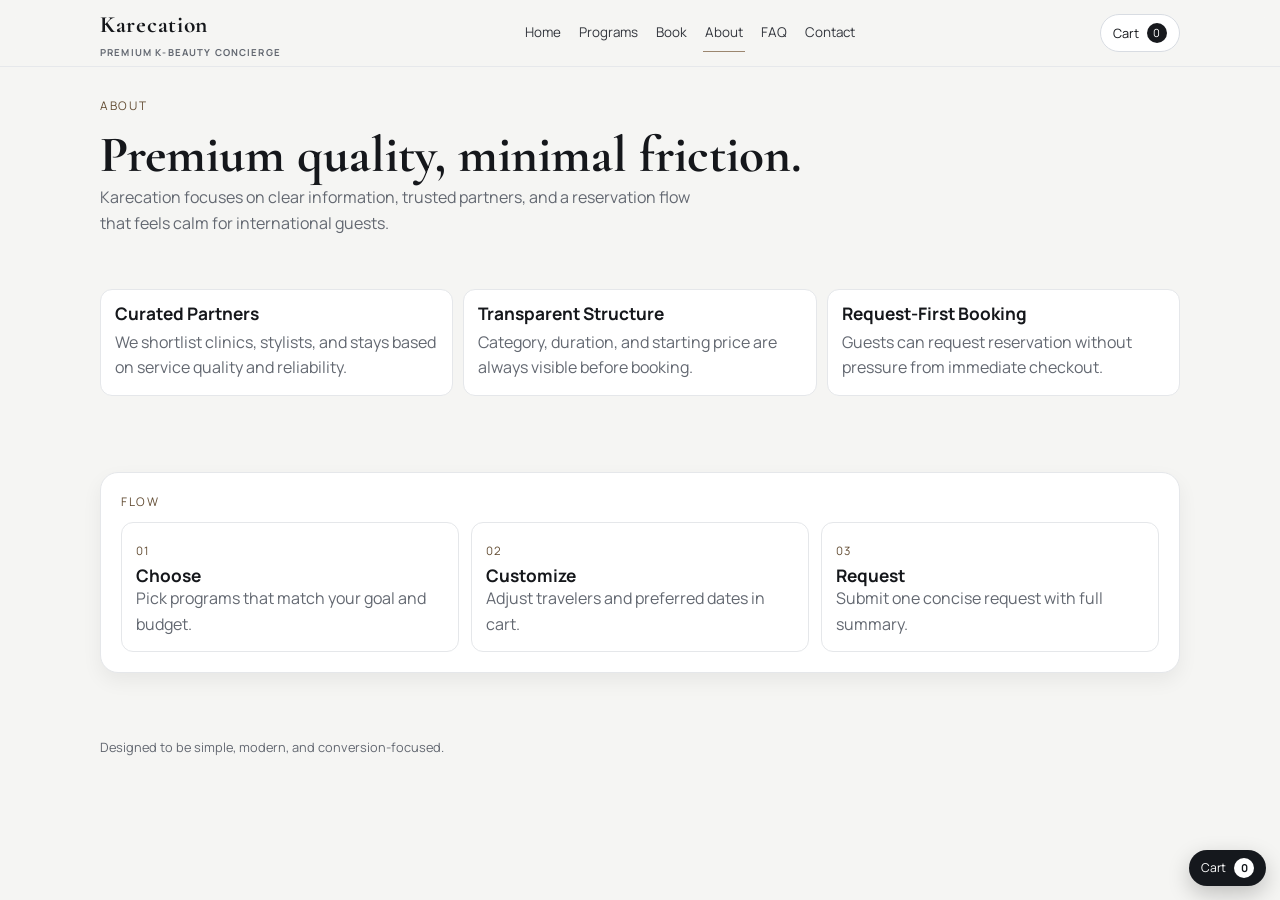
<file: about.html>
﻿<!DOCTYPE html>
<html lang="en">
<head>
  <meta charset="UTF-8">
  <meta name="viewport" content="width=device-width, initial-scale=1.0, viewport-fit=cover">
  <title>About | Karecation</title>
  <meta name="description" content="How Karecation curates premium K-beauty partners and booking flow.">
  <link rel="stylesheet" href="style.css">
  <script src="script.js" defer></script>
</head>
<body data-page="about">
  <header class="site-header">
    <div class="container nav-row">
      <a class="brand" href="index.html">Karecation<small>Premium K-Beauty Concierge</small></a>
      <nav class="main-nav" aria-label="Main">
        <a data-page="home" href="index.html">Home</a>
        <a data-page="programs" href="programs.html">Programs</a>
        <a data-page="booking" href="booking.html">Book</a>
        <a data-page="about" href="about.html">About</a>
        <a data-page="faq" href="faq.html">FAQ</a>
        <a data-page="contact" href="contact.html">Contact</a>
      </nav>
      <a class="cart-entry" href="cart.html">Cart <span class="cart-count" data-cart-count>0</span></a>
    </div>
  </header>

  <main>
    <section class="page-hero">
      <div class="container">
        <p class="eyebrow">About</p>
        <h1>Premium quality, minimal friction.</h1>
        <p class="lead">Karecation focuses on clear information, trusted partners, and a reservation flow that feels calm for international guests.</p>
      </div>
    </section>

    <section class="section-sm">
      <div class="container info-grid">
        <article class="info-card"><h3>Curated Partners</h3><p class="muted" style="margin-top:6px;">We shortlist clinics, stylists, and stays based on service quality and reliability.</p></article>
        <article class="info-card"><h3>Transparent Structure</h3><p class="muted" style="margin-top:6px;">Category, duration, and starting price are always visible before booking.</p></article>
        <article class="info-card"><h3>Request-First Booking</h3><p class="muted" style="margin-top:6px;">Guests can request reservation without pressure from immediate checkout.</p></article>
      </div>
    </section>

    <section class="section-sm">
      <div class="container card card-inner">
        <p class="eyebrow">Flow</p>
        <div class="step-grid">
          <article class="step"><span class="step-index">01</span><h3>Choose</h3><p class="muted">Pick programs that match your goal and budget.</p></article>
          <article class="step"><span class="step-index">02</span><h3>Customize</h3><p class="muted">Adjust travelers and preferred dates in cart.</p></article>
          <article class="step"><span class="step-index">03</span><h3>Request</h3><p class="muted">Submit one concise request with full summary.</p></article>
        </div>
      </div>
    </section>
  </main>

  <footer class="site-footer">
    <div class="container">Designed to be simple, modern, and conversion-focused.</div>
  </footer>

  <a class="floating-cart" href="cart.html">Cart <strong data-cart-count>0</strong></a>
  <div class="container"><p id="globalFlash" class="status-message"></p></div>
</body>
</html>
</file>
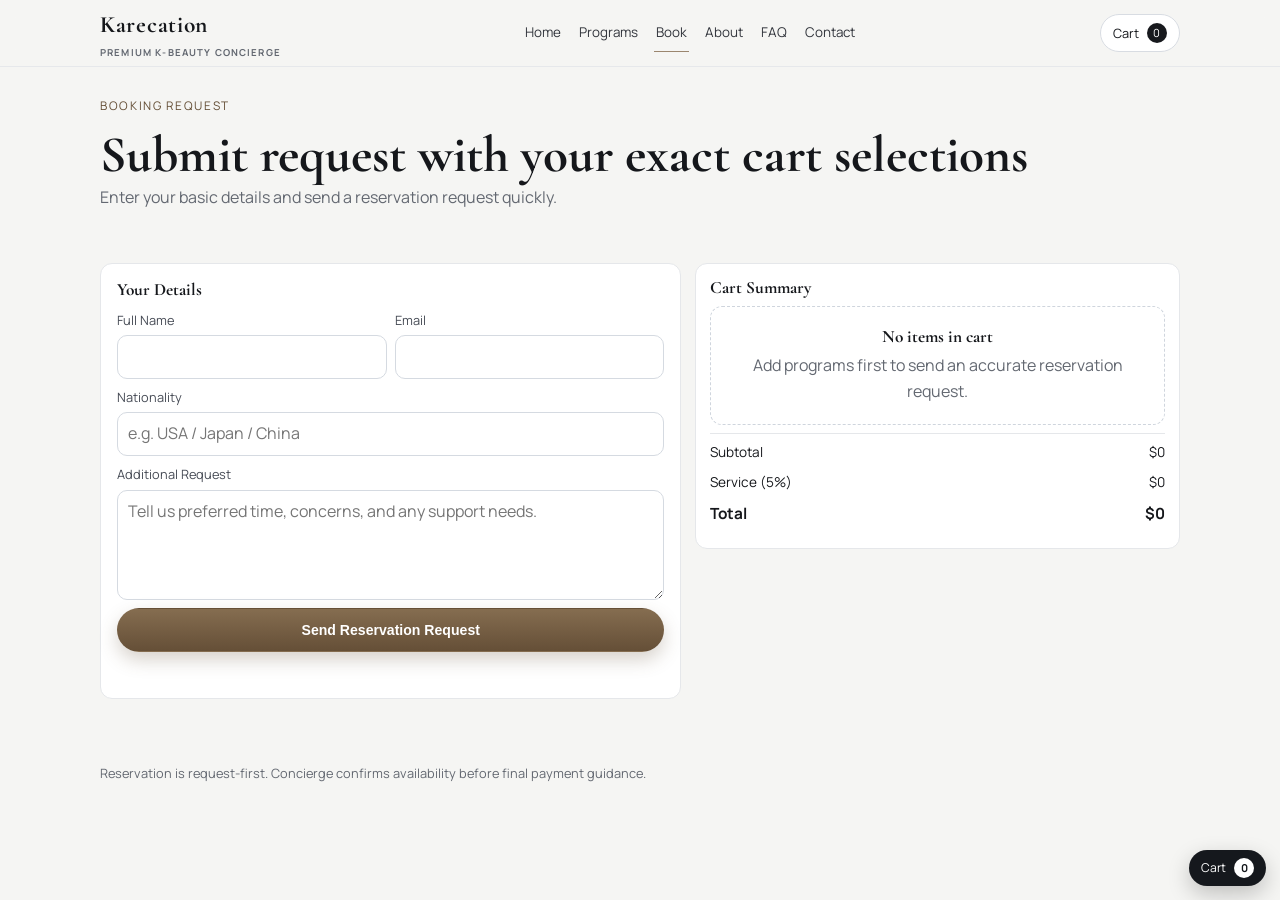
<file: booking.html>
﻿<!DOCTYPE html>
<html lang="en">
<head>
  <meta charset="UTF-8">
  <meta name="viewport" content="width=device-width, initial-scale=1.0, viewport-fit=cover">
  <title>Booking Request | Karecation</title>
  <meta name="description" content="Send reservation request with full name, email, nationality, and additional request.">
  <link rel="stylesheet" href="style.css">
  <script src="script.js" defer></script>
</head>
<body data-page="booking">
  <header class="site-header">
    <div class="container nav-row">
      <a class="brand" href="index.html">Karecation<small>Premium K-Beauty Concierge</small></a>
      <nav class="main-nav" aria-label="Main">
        <a data-page="home" href="index.html">Home</a>
        <a data-page="programs" href="programs.html">Programs</a>
        <a data-page="booking" href="booking.html">Book</a>
        <a data-page="about" href="about.html">About</a>
        <a data-page="faq" href="faq.html">FAQ</a>
        <a data-page="contact" href="contact.html">Contact</a>
      </nav>
      <a class="cart-entry" href="cart.html">Cart <span class="cart-count" data-cart-count>0</span></a>
    </div>
  </header>

  <main>
    <section class="page-hero">
      <div class="container">
        <p class="eyebrow">Booking Request</p>
        <h1>Submit request with your exact cart selections</h1>
        <p class="lead">Enter your basic details and send a reservation request quickly.</p>
      </div>
    </section>

    <section class="section-sm">
      <div class="container booking-grid">
        <article class="form-card">
          <h3 class="display" style="margin-bottom:10px;">Your Details</h3>
          <form id="bookingForm" style="display:grid; gap:8px;">
            <div class="field-grid">
              <label>
                Full Name
                <input id="fullName" name="name" type="text" required>
              </label>
              <label>
                Email
                <input id="email" name="email" type="email" required>
              </label>
            </div>

            <label>
              Nationality
              <input id="nationality" name="nationality" type="text" placeholder="e.g. USA / Japan / China" required>
            </label>

            <label>
              Additional Request
              <textarea id="requestNote" name="message" placeholder="Tell us preferred time, concerns, and any support needs."></textarea>
            </label>

            <button class="btn btn-primary" type="submit">Send Reservation Request</button>
            <p id="bookingStatus" class="status-message"></p>
          </form>
        </article>

        <aside class="summary-card">
          <h3 class="display" style="margin-bottom:8px;">Cart Summary</h3>
          <div id="bookingSummary" class="list-stack"></div>
          <hr style="border:none; border-top:1px solid var(--line); margin:8px 0;">
          <div class="total-row"><span>Subtotal</span><span id="bookingSubtotal">$0</span></div>
          <div class="total-row"><span>Service (5%)</span><span id="bookingService">$0</span></div>
          <div class="total-row"><strong>Total</strong><strong id="bookingTotal">$0</strong></div>
        </aside>
      </div>
    </section>
  </main>

  <footer class="site-footer">
    <div class="container">Reservation is request-first. Concierge confirms availability before final payment guidance.</div>
  </footer>

  <a class="floating-cart" href="cart.html">Cart <strong data-cart-count>0</strong></a>
  <div class="container"><p id="globalFlash" class="status-message"></p></div>
</body>
</html>
</file>
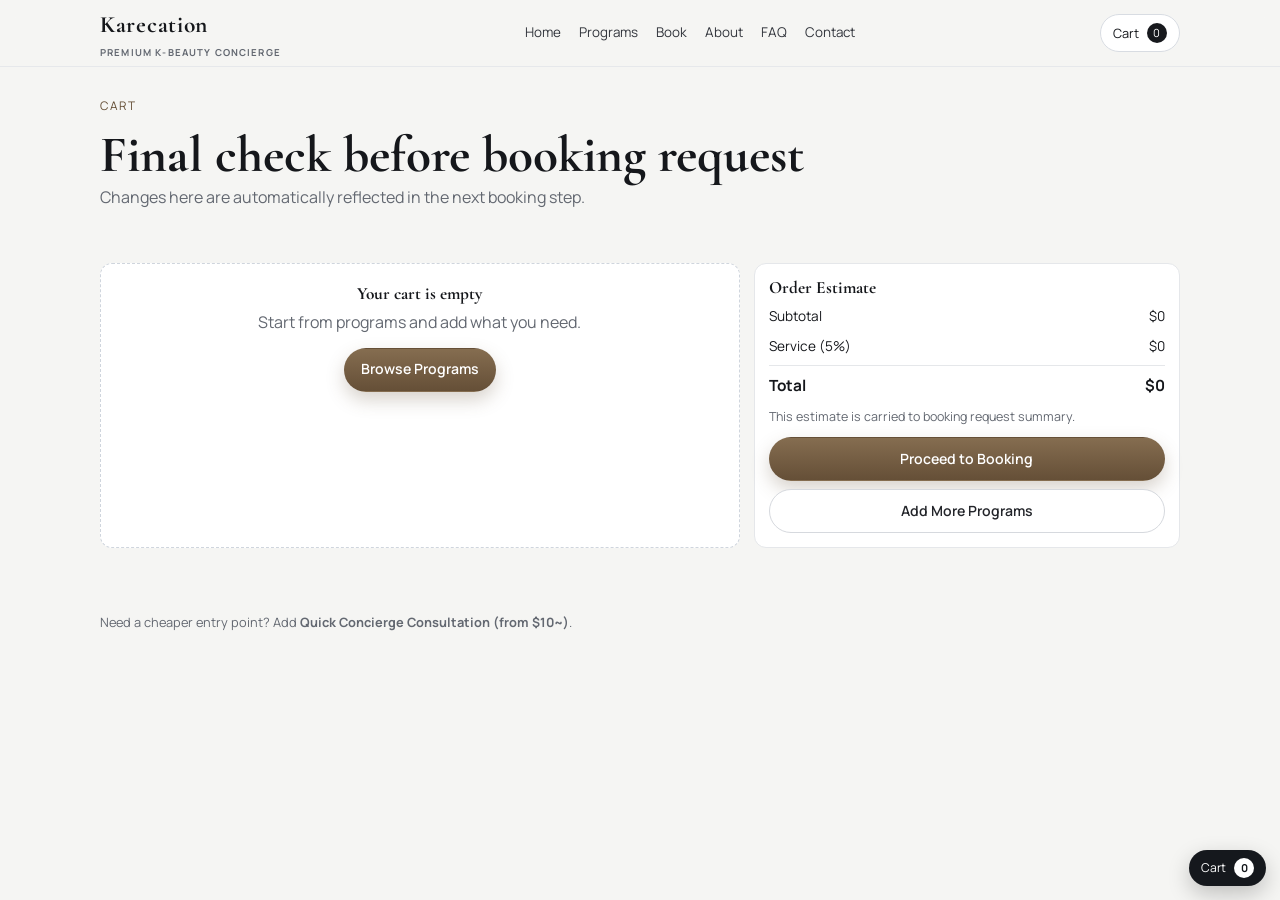
<file: cart.html>
﻿<!DOCTYPE html>
<html lang="en">
<head>
  <meta charset="UTF-8">
  <meta name="viewport" content="width=device-width, initial-scale=1.0, viewport-fit=cover">
  <title>Cart | Karecation</title>
  <meta name="description" content="Edit travelers and preferred date before booking request.">
  <link rel="stylesheet" href="style.css">
  <script src="script.js" defer></script>
</head>
<body data-page="cart">
  <header class="site-header">
    <div class="container nav-row">
      <a class="brand" href="index.html">Karecation<small>Premium K-Beauty Concierge</small></a>
      <nav class="main-nav" aria-label="Main">
        <a data-page="home" href="index.html">Home</a>
        <a data-page="programs" href="programs.html">Programs</a>
        <a data-page="booking" href="booking.html">Book</a>
        <a data-page="about" href="about.html">About</a>
        <a data-page="faq" href="faq.html">FAQ</a>
        <a data-page="contact" href="contact.html">Contact</a>
      </nav>
      <a class="cart-entry" href="cart.html">Cart <span class="cart-count" data-cart-count>0</span></a>
    </div>
  </header>

  <main>
    <section class="page-hero">
      <div class="container">
        <p class="eyebrow">Cart</p>
        <h1>Final check before booking request</h1>
        <p class="lead">Changes here are automatically reflected in the next booking step.</p>
      </div>
    </section>

    <section class="section-sm">
      <div class="container cart-layout">
        <div class="cart-items" id="cartItems"></div>

        <aside class="summary-card">
          <h3 class="display" style="margin-bottom:8px;">Order Estimate</h3>
          <div class="total-row"><span>Subtotal</span><span id="cartSubtotal">$0</span></div>
          <div class="total-row"><span>Service (5%)</span><span id="cartService">$0</span></div>
          <hr style="border:none; border-top:1px solid var(--line); margin:8px 0;">
          <div class="total-row"><strong>Total</strong><strong id="cartTotal">$0</strong></div>
          <p class="muted" style="font-size:.78rem; margin:8px 0 10px;">This estimate is carried to booking request summary.</p>
          <a class="btn btn-primary" style="width:100%;" href="booking.html">Proceed to Booking</a>
          <a class="btn btn-secondary" style="width:100%; margin-top:8px;" href="programs.html">Add More Programs</a>
        </aside>
      </div>
    </section>
  </main>

  <footer class="site-footer">
    <div class="container">Need a cheaper entry point? Add <strong>Quick Concierge Consultation (from $10~)</strong>.</div>
  </footer>

  <a class="floating-cart" href="cart.html">Cart <strong data-cart-count>0</strong></a>
  <div class="container"><p id="globalFlash" class="status-message"></p></div>
</body>
</html>
</file>
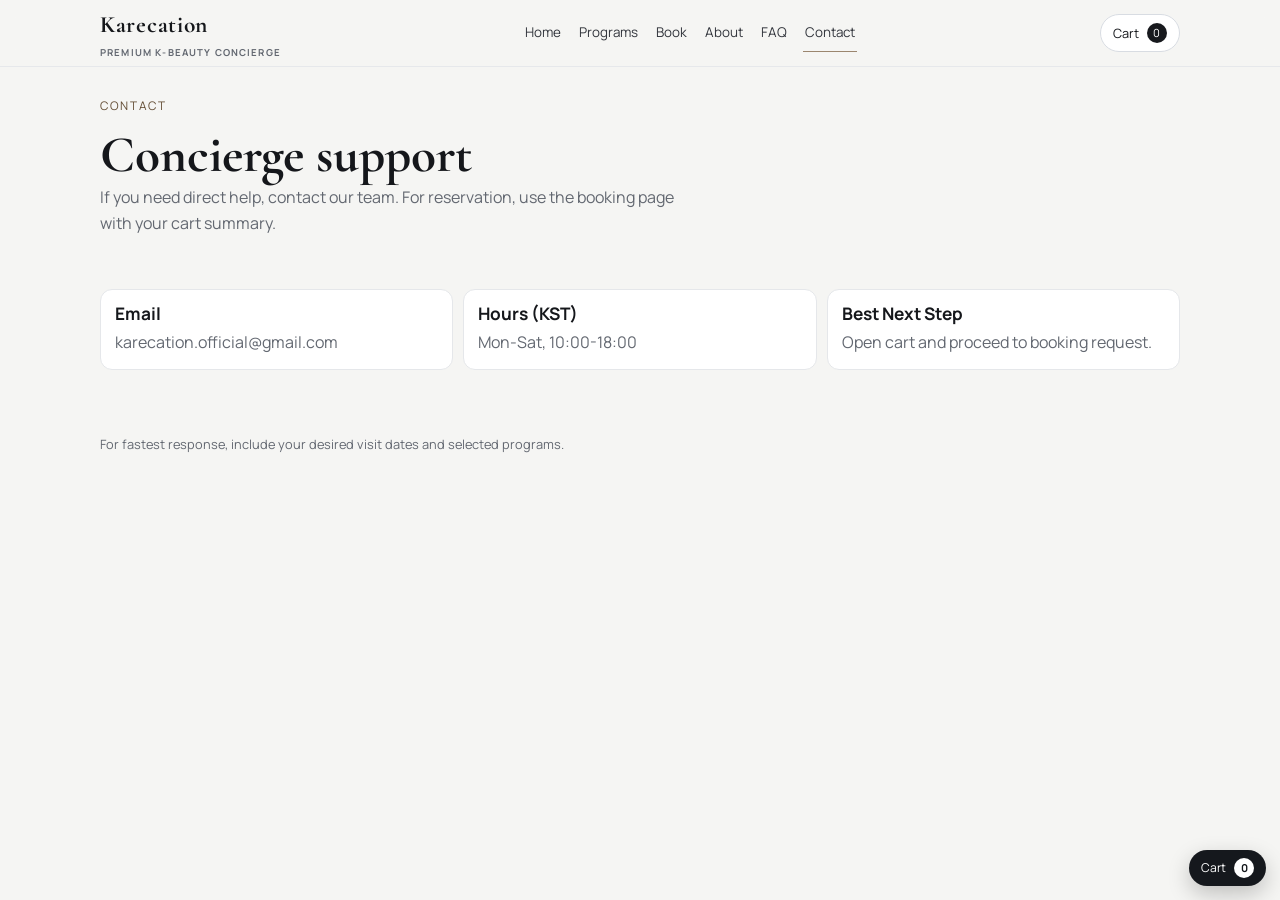
<file: contact.html>
﻿<!DOCTYPE html>
<html lang="en">
<head>
  <meta charset="UTF-8">
  <meta name="viewport" content="width=device-width, initial-scale=1.0, viewport-fit=cover">
  <title>Contact | Karecation</title>
  <meta name="description" content="Contact Karecation concierge support.">
  <link rel="stylesheet" href="style.css">
  <script src="script.js" defer></script>
</head>
<body data-page="contact">
  <header class="site-header">
    <div class="container nav-row">
      <a class="brand" href="index.html">Karecation<small>Premium K-Beauty Concierge</small></a>
      <nav class="main-nav" aria-label="Main">
        <a data-page="home" href="index.html">Home</a>
        <a data-page="programs" href="programs.html">Programs</a>
        <a data-page="booking" href="booking.html">Book</a>
        <a data-page="about" href="about.html">About</a>
        <a data-page="faq" href="faq.html">FAQ</a>
        <a data-page="contact" href="contact.html">Contact</a>
      </nav>
      <a class="cart-entry" href="cart.html">Cart <span class="cart-count" data-cart-count>0</span></a>
    </div>
  </header>

  <main>
    <section class="page-hero">
      <div class="container">
        <p class="eyebrow">Contact</p>
        <h1>Concierge support</h1>
        <p class="lead">If you need direct help, contact our team. For reservation, use the booking page with your cart summary.</p>
      </div>
    </section>

    <section class="section-sm">
      <div class="container info-grid">
        <article class="info-card"><h3>Email</h3><p class="muted" style="margin-top:6px;">karecation.official@gmail.com</p></article>
        <article class="info-card"><h3>Hours (KST)</h3><p class="muted" style="margin-top:6px;">Mon-Sat, 10:00-18:00</p></article>
        <article class="info-card"><h3>Best Next Step</h3><p class="muted" style="margin-top:6px;">Open cart and proceed to booking request.</p></article>
      </div>
    </section>
  </main>

  <footer class="site-footer">
    <div class="container">For fastest response, include your desired visit dates and selected programs.</div>
  </footer>

  <a class="floating-cart" href="cart.html">Cart <strong data-cart-count>0</strong></a>
  <div class="container"><p id="globalFlash" class="status-message"></p></div>
</body>
</html>
</file>
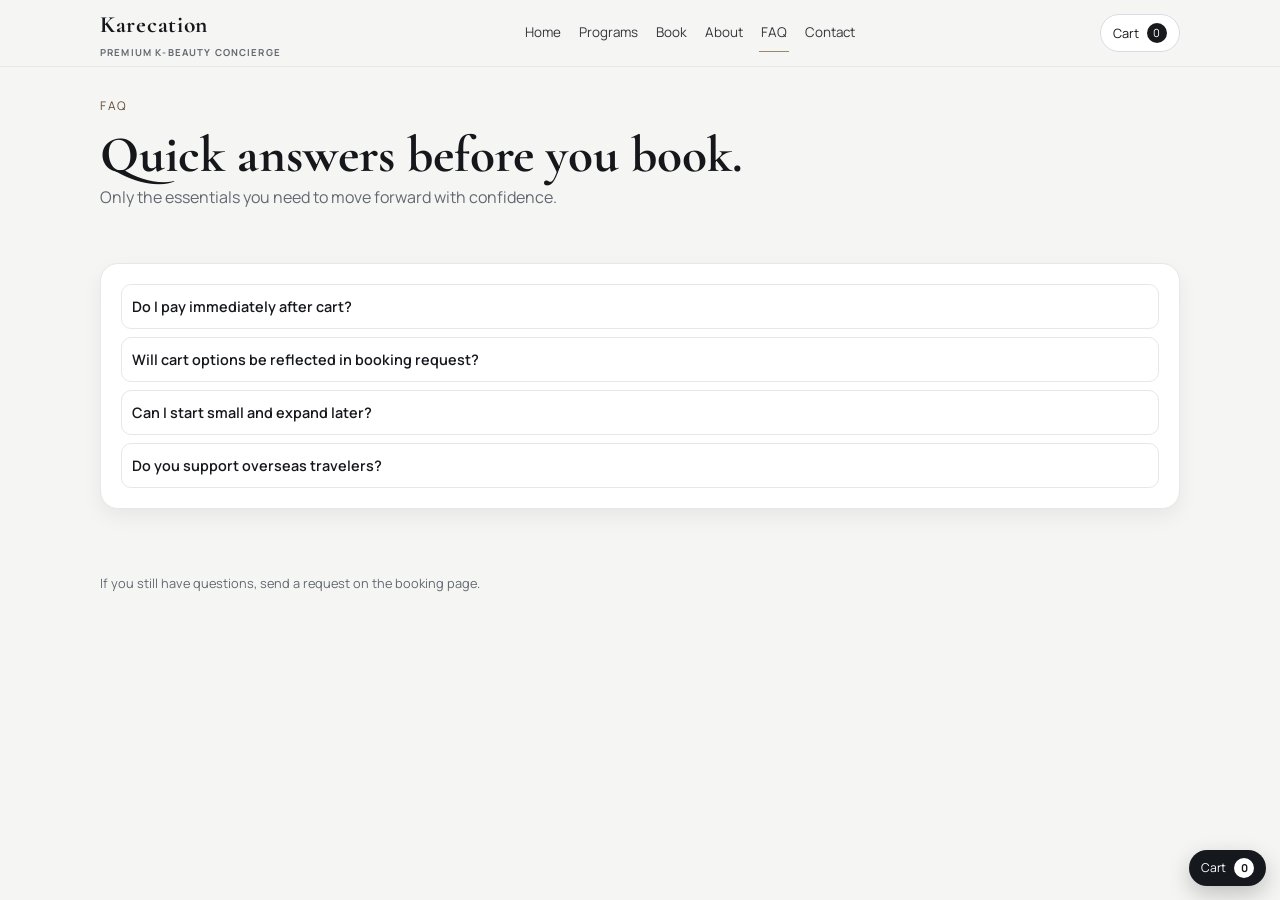
<file: faq.html>
﻿<!DOCTYPE html>
<html lang="en">
<head>
  <meta charset="UTF-8">
  <meta name="viewport" content="width=device-width, initial-scale=1.0, viewport-fit=cover">
  <title>FAQ | Karecation</title>
  <meta name="description" content="Simple answers to common booking questions.">
  <link rel="stylesheet" href="style.css">
  <script src="script.js" defer></script>
</head>
<body data-page="faq">
  <header class="site-header">
    <div class="container nav-row">
      <a class="brand" href="index.html">Karecation<small>Premium K-Beauty Concierge</small></a>
      <nav class="main-nav" aria-label="Main">
        <a data-page="home" href="index.html">Home</a>
        <a data-page="programs" href="programs.html">Programs</a>
        <a data-page="booking" href="booking.html">Book</a>
        <a data-page="about" href="about.html">About</a>
        <a data-page="faq" href="faq.html">FAQ</a>
        <a data-page="contact" href="contact.html">Contact</a>
      </nav>
      <a class="cart-entry" href="cart.html">Cart <span class="cart-count" data-cart-count>0</span></a>
    </div>
  </header>

  <main>
    <section class="page-hero">
      <div class="container">
        <p class="eyebrow">FAQ</p>
        <h1>Quick answers before you book.</h1>
        <p class="lead">Only the essentials you need to move forward with confidence.</p>
      </div>
    </section>

    <section class="section-sm">
      <div class="container card card-inner">
        <div class="faq-list" id="faqList"></div>
      </div>
    </section>
  </main>

  <footer class="site-footer">
    <div class="container">If you still have questions, send a request on the booking page.</div>
  </footer>

  <a class="floating-cart" href="cart.html">Cart <strong data-cart-count>0</strong></a>
  <div class="container"><p id="globalFlash" class="status-message"></p></div>
</body>
</html>
</file>
<file: style.css>
﻿
@import url("https://fonts.googleapis.com/css2?family=Cormorant+Garamond:wght@600;700&family=Manrope:wght@400;500;600;700&display=swap");

:root {
  --bg: #f5f5f3;
  --surface: #ffffff;
  --surface-soft: #fbfbfa;
  --text: #15171b;
  --muted: #636871;
  --line: #e5e7ea;
  --accent: #7f684b;
  --accent-strong: #634d34;
  --success: #2f6a52;
  --danger: #9d4545;
  --radius-lg: 18px;
  --radius-md: 12px;
  --radius-sm: 9px;
  --shadow-sm: 0 8px 20px rgba(18, 20, 24, 0.06);
  --max: 1080px;
}

*,
*::before,
*::after {
  box-sizing: border-box;
}

html,
body {
  margin: 0;
  padding: 0;
}

html {
  -webkit-text-size-adjust: 100%;
  text-size-adjust: 100%;
}

body {
  font-family: "Manrope", "Segoe UI", sans-serif;
  background: var(--bg);
  color: var(--text);
  line-height: 1.6;
  overflow-x: hidden;
}

a {
  color: inherit;
  text-decoration: none;
  overflow-wrap: anywhere;
}

img {
  display: block;
  width: 100%;
  max-width: 100%;
  height: auto;
}

.container {
  width: min(var(--max), calc(100% - 32px));
  margin: 0 auto;
  min-width: 0;
}

.section {
  padding: 56px 0;
}

.section-sm {
  padding: 38px 0;
}

.eyebrow {
  margin: 0 0 10px;
  font-size: 0.74rem;
  letter-spacing: 0.14em;
  text-transform: uppercase;
  color: var(--accent-strong);
}

h1,
h2,
h3,
h4 {
  margin: 0;
  line-height: 1.16;
  overflow-wrap: anywhere;
}

.display,
h1,
h2 {
  font-family: "Cormorant Garamond", Georgia, serif;
}

h1 {
  font-size: clamp(2rem, 4vw, 3.3rem);
}

h2 {
  font-size: clamp(1.6rem, 2.9vw, 2.4rem);
}

h3 {
  font-size: 1.08rem;
}

p {
  margin: 0;
  overflow-wrap: anywhere;
}

.lead {
  color: var(--muted);
  max-width: 60ch;
}

.muted {
  color: var(--muted);
}

.card {
  background: var(--surface);
  border: 1px solid var(--line);
  border-radius: var(--radius-lg);
  box-shadow: var(--shadow-sm);
}

.card-inner {
  padding: 20px;
}

.btn {
  display: inline-flex;
  align-items: center;
  justify-content: center;
  min-height: 44px;
  padding: 0 16px;
  border-radius: 999px;
  border: 1px solid transparent;
  font-size: 0.88rem;
  font-weight: 600;
  cursor: pointer;
  transition: transform 0.18s ease, box-shadow 0.18s ease, background-color 0.18s ease;
  touch-action: manipulation;
  -webkit-tap-highlight-color: transparent;
}

.btn:hover {
  transform: translateY(-1px);
}

.btn:disabled {
  opacity: 0.45;
  cursor: not-allowed;
  transform: none;
  box-shadow: none;
}

.btn-primary {
  color: #fff;
  background: linear-gradient(180deg, #856d50, #654f37);
  box-shadow: 0 8px 18px rgba(101, 79, 55, 0.25);
}

.btn-secondary {
  background: #fff;
  border-color: #d6d9de;
  color: #23252a;
}

.btn-ghost {
  background: transparent;
  border-color: #cfd4da;
  color: #424750;
}

.site-header {
  position: sticky;
  top: 0;
  padding-top: env(safe-area-inset-top);
  z-index: 60;
  border-bottom: 1px solid #e6e8eb;
  background: rgba(245, 245, 243, 0.9);
  -webkit-backdrop-filter: blur(10px);
  backdrop-filter: blur(10px);
}

.nav-row {
  min-height: 66px;
  display: flex;
  align-items: center;
  justify-content: space-between;
  gap: 16px;
}

.brand {
  font-family: "Cormorant Garamond", Georgia, serif;
  font-size: 1.46rem;
  font-weight: 700;
  letter-spacing: 0.03em;
}

.brand small {
  display: block;
  margin-top: 1px;
  font-family: "Manrope", sans-serif;
  font-size: 0.6rem;
  letter-spacing: 0.12em;
  text-transform: uppercase;
  color: var(--muted);
}

.main-nav {
  display: flex;
  align-items: center;
  gap: 14px;
  flex-wrap: wrap;
  min-width: 0;
}

.main-nav a {
  font-size: 0.84rem;
  color: #33363d;
  border-bottom: 1px solid transparent;
  padding: 8px 2px;
  white-space: nowrap;
}

.main-nav a:hover,
.main-nav a.active {
  border-color: #9b866f;
}

.cart-entry {
  display: inline-flex;
  align-items: center;
  gap: 8px;
  border: 1px solid #d8dce2;
  border-radius: 999px;
  padding: 8px 12px;
  background: #fff;
  font-size: 0.8rem;
}

.cart-count {
  min-width: 20px;
  height: 20px;
  border-radius: 999px;
  display: inline-flex;
  align-items: center;
  justify-content: center;
  background: #17191d;
  color: #fff;
  font-size: 0.7rem;
}

.page-hero {
  padding: 30px 0 14px;
}

.hero {
  display: grid;
  grid-template-columns: minmax(0, 1.08fr) minmax(300px, 0.92fr);
  gap: 18px;
  align-items: stretch;
}

.hero-copy {
  padding: 24px;
}

.hero-copy h1 {
  margin-bottom: 10px;
}

.hero-copy .lead {
  margin-bottom: 18px;
}

.hero-media {
  border-radius: var(--radius-lg);
  overflow: hidden;
  min-height: 300px;
  border: 1px solid var(--line);
}

.hero-media img {
  height: 100%;
  object-fit: cover;
}

.stat-row {
  display: grid;
  grid-template-columns: repeat(3, minmax(0, 1fr));
  gap: 10px;
}

.stat {
  border: 1px solid var(--line);
  border-radius: var(--radius-sm);
  padding: 10px;
  background: var(--surface-soft);
}
.stat strong {
  display: block;
  font-size: 0.82rem;
}

.stat span {
  color: var(--muted);
  font-size: 0.75rem;
}

.step-grid {
  display: grid;
  grid-template-columns: repeat(3, minmax(0, 1fr));
  gap: 12px;
}

.step {
  border: 1px solid var(--line);
  border-radius: var(--radius-md);
  background: #fff;
  padding: 14px;
}

.step-index {
  display: inline-block;
  font-size: 0.72rem;
  color: var(--accent-strong);
  letter-spacing: 0.12em;
  text-transform: uppercase;
  margin-bottom: 6px;
}

.grid-programs {
  display: grid;
  grid-template-columns: repeat(3, minmax(0, 1fr));
  gap: 14px;
}

.split-2 {
  display: grid;
  grid-template-columns: repeat(2, minmax(0, 1fr));
  gap: 12px;
}

.program-card {
  border: 1px solid var(--line);
  border-radius: var(--radius-lg);
  background: #fff;
  overflow: hidden;
}

.program-card-image {
  aspect-ratio: 16 / 10;
  overflow: hidden;
  border-bottom: 1px solid var(--line);
}

.program-card-image img {
  height: 100%;
  object-fit: cover;
}

.program-card-body {
  padding: 14px;
}

.program-meta {
  display: flex;
  gap: 8px;
  flex-wrap: wrap;
  margin-bottom: 8px;
}

.badge {
  border: 1px solid #d9dde3;
  border-radius: 999px;
  padding: 3px 9px;
  font-size: 0.7rem;
  color: #4e5460;
  background: #fafafa;
}

.program-title {
  font-size: 1.02rem;
  margin-bottom: 6px;
}

.program-desc {
  color: var(--muted);
  font-size: 0.84rem;
  min-height: 44px;
}

.program-price {
  margin: 12px 0;
  display: flex;
  justify-content: space-between;
  align-items: baseline;
}

.program-price strong {
  font-size: 1rem;
}

.program-price span {
  color: var(--muted);
  font-size: 0.79rem;
}

.program-actions {
  display: flex;
  gap: 8px;
}

.program-actions .btn {
  flex: 1;
  min-height: 38px;
  font-size: 0.8rem;
}

.filter-toolbar {
  display: grid;
  gap: 10px;
  margin-bottom: 16px;
}

.chip-group {
  display: flex;
  flex-wrap: wrap;
  gap: 8px;
}

.chip {
  border: 1px solid #d5dae1;
  background: #fff;
  border-radius: 999px;
  padding: 7px 12px;
  font-size: 0.78rem;
  cursor: pointer;
}

.chip.active {
  border-color: #8f7a5f;
  color: #6d5538;
}

.toolbar-row {
  display: flex;
  flex-wrap: wrap;
  gap: 8px;
}

input,
select,
textarea {
  width: 100%;
  min-height: 40px;
  border: 1px solid #d5dae1;
  border-radius: 10px;
  padding: 8px 10px;
  font: inherit;
  font-size: 16px;
  color: inherit;
  background: #fff;
}

textarea {
  min-height: 110px;
  resize: vertical;
}

.search {
  max-width: 260px;
}

.pdp-grid {
  display: grid;
  grid-template-columns: 1fr 1fr;
  gap: 16px;
}

.pdp-media {
  border: 1px solid var(--line);
  border-radius: var(--radius-lg);
  overflow: hidden;
  min-height: 320px;
}

.pdp-media img {
  height: 100%;
  object-fit: cover;
}

.pdp-info {
  padding: 6px 0;
}

.pdp-info h1 {
  margin: 4px 0 8px;
}

.pdp-price {
  font-size: 1.8rem;
  margin: 12px 0;
}

.key-facts {
  display: grid;
  grid-template-columns: repeat(3, minmax(0, 1fr));
  gap: 8px;
  margin: 10px 0 14px;
}

.key-fact {
  border: 1px solid var(--line);
  border-radius: 10px;
  padding: 8px;
  background: #fff;
}

.key-fact strong {
  display: block;
  font-size: 0.68rem;
  text-transform: uppercase;
  letter-spacing: 0.08em;
  color: #6a5438;
}

.key-fact span {
  font-size: 0.82rem;
}

.list-stack {
  display: grid;
  gap: 8px;
}

.list-item {
  border: 1px solid var(--line);
  border-radius: 10px;
  padding: 10px;
  background: #fff;
}

.sticky-cta {
  position: sticky;
  bottom: 12px;
  z-index: 40;
  margin-top: 16px;
  border: 1px solid #d5dae1;
  border-radius: 12px;
  background: rgba(255, 255, 255, 0.95);
  padding: 10px;
  display: flex;
  justify-content: space-between;
  align-items: center;
  gap: 10px;
}

.sticky-cta strong {
  font-size: 1.15rem;
}
.cart-layout {
  display: grid;
  grid-template-columns: 1.5fr 1fr;
  gap: 14px;
}

.cart-items {
  display: grid;
  gap: 10px;
}

.cart-item {
  border: 1px solid var(--line);
  border-radius: 12px;
  background: #fff;
  padding: 12px;
}

.cart-head {
  display: flex;
  justify-content: space-between;
  gap: 10px;
  align-items: flex-start;
}

.cart-head h3 {
  font-size: 1rem;
}

.cart-controls {
  display: grid;
  grid-template-columns: repeat(2, minmax(0, 1fr));
  gap: 8px;
  margin-top: 10px;
}

.option-list {
  margin-top: 8px;
  display: flex;
  flex-wrap: wrap;
  gap: 6px;
}

.option {
  display: inline-flex;
  align-items: center;
  gap: 6px;
  border: 1px solid #d8dde3;
  border-radius: 999px;
  padding: 4px 10px;
  font-size: 0.74rem;
  background: #fff;
}

.option input {
  width: 13px;
  height: 13px;
  margin: 0;
}

.summary-card {
  position: sticky;
  top: 82px;
  align-self: start;
  border: 1px solid var(--line);
  border-radius: 12px;
  background: #fff;
  padding: 14px;
}

.total-row {
  display: flex;
  justify-content: space-between;
  gap: 8px;
  margin: 8px 0;
  font-size: 0.85rem;
}

.total-row strong {
  font-size: 0.96rem;
}

.booking-grid {
  display: grid;
  grid-template-columns: 1.2fr 1fr;
  gap: 14px;
}

.form-card {
  border: 1px solid var(--line);
  border-radius: 12px;
  background: #fff;
  padding: 16px;
}

.field-grid {
  display: grid;
  grid-template-columns: repeat(2, minmax(0, 1fr));
  gap: 8px;
}

label {
  font-size: 0.8rem;
  color: #474c56;
  display: grid;
  gap: 5px;
}

.status-message {
  margin-top: 8px;
  min-height: 1.1em;
  font-size: 0.82rem;
  color: var(--muted);
}

.status-message.success {
  color: var(--success);
}

.status-message.error {
  color: var(--danger);
}

.faq-list {
  display: grid;
  gap: 8px;
}

.faq-item {
  border: 1px solid var(--line);
  border-radius: 10px;
  background: #fff;
  padding: 10px;
}

.faq-item summary {
  cursor: pointer;
  font-weight: 600;
  font-size: 0.9rem;
  list-style: none;
}

.faq-item summary::-webkit-details-marker {
  display: none;
}

.faq-item p {
  margin-top: 6px;
  color: var(--muted);
  font-size: 0.84rem;
}

.info-grid {
  display: grid;
  grid-template-columns: repeat(3, minmax(0, 1fr));
  gap: 10px;
}

.info-card {
  border: 1px solid var(--line);
  border-radius: 12px;
  background: #fff;
  padding: 14px;
}

.empty-state {
  border: 1px dashed #cfd5dd;
  border-radius: 12px;
  background: #fff;
  padding: 20px;
  text-align: center;
}

.floating-cart {
  position: fixed;
  right: max(14px, env(safe-area-inset-right));
  bottom: max(14px, calc(env(safe-area-inset-bottom) + 10px));
  z-index: 70;
  display: inline-flex;
  align-items: center;
  gap: 8px;
  border-radius: 999px;
  background: #15181d;
  color: #fff;
  padding: 8px 12px;
  font-size: 0.76rem;
  box-shadow: 0 8px 22px rgba(0, 0, 0, 0.22);
}

.floating-cart strong {
  min-width: 20px;
  height: 20px;
  border-radius: 999px;
  background: #fff;
  color: #13161a;
  display: inline-flex;
  align-items: center;
  justify-content: center;
  font-size: 0.68rem;
}

.site-footer {
  padding: 26px 0 38px;
  color: var(--muted);
  font-size: 0.8rem;
}

.footer-grid {
  display: grid;
  grid-template-columns: 1.3fr 1fr 1fr;
  gap: 10px;
}

.footer-grid h4 {
  margin-bottom: 6px;
  font-size: 0.72rem;
  text-transform: uppercase;
  letter-spacing: 0.1em;
  color: #343942;
}

.footer-links {
  display: grid;
  gap: 4px;
}

@media (max-width: 920px) {
  body {
    padding-bottom: 76px;
  }

  .hero,
  .pdp-grid,
  .split-2,
  .cart-layout,
  .booking-grid,
  .grid-programs,
  .step-grid,
  .info-grid,
  .footer-grid {
    grid-template-columns: 1fr;
  }

  .summary-card {
    position: static;
  }

  .field-grid,
  .cart-controls,
  .stat-row,
  .key-facts {
    grid-template-columns: 1fr;
  }

  .main-nav {
    width: 100%;
    order: 3;
    overflow-x: auto;
    flex-wrap: nowrap;
    padding-bottom: 3px;
    -webkit-overflow-scrolling: touch;
    scrollbar-width: none;
  }

  .main-nav::-webkit-scrollbar {
    display: none;
  }

  .nav-row {
    flex-wrap: wrap;
    padding: 8px 0;
  }

  .container {
    width: min(var(--max), calc(100% - 24px));
  }

  .program-price {
    align-items: flex-start;
    gap: 4px;
    flex-direction: column;
  }
}

@media (max-width: 640px) {
  .section {
    padding: 42px 0;
  }

  .section-sm {
    padding: 28px 0;
  }

  .page-hero {
    padding: 22px 0 10px;
  }

  .brand {
    font-size: 1.25rem;
  }

  .brand small {
    font-size: 0.56rem;
  }

  .cart-entry {
    padding: 7px 10px;
    font-size: 0.76rem;
  }

  .hero-copy,
  .form-card,
  .summary-card,
  .card-inner {
    padding: 14px;
  }

  .sticky-cta {
    flex-direction: column;
    align-items: stretch;
    bottom: max(10px, calc(env(safe-area-inset-bottom) + 8px));
  }

  .sticky-cta > div {
    display: grid !important;
    grid-template-columns: 1fr 1fr;
  }

  .program-actions .btn,
  .sticky-cta .btn {
    min-height: 44px;
  }

  .footer-grid {
    gap: 16px;
  }
}

@media (hover: none) {
  .btn:hover {
    transform: none;
  }

  .main-nav a:hover {
    border-color: transparent;
  }
}
</file>
